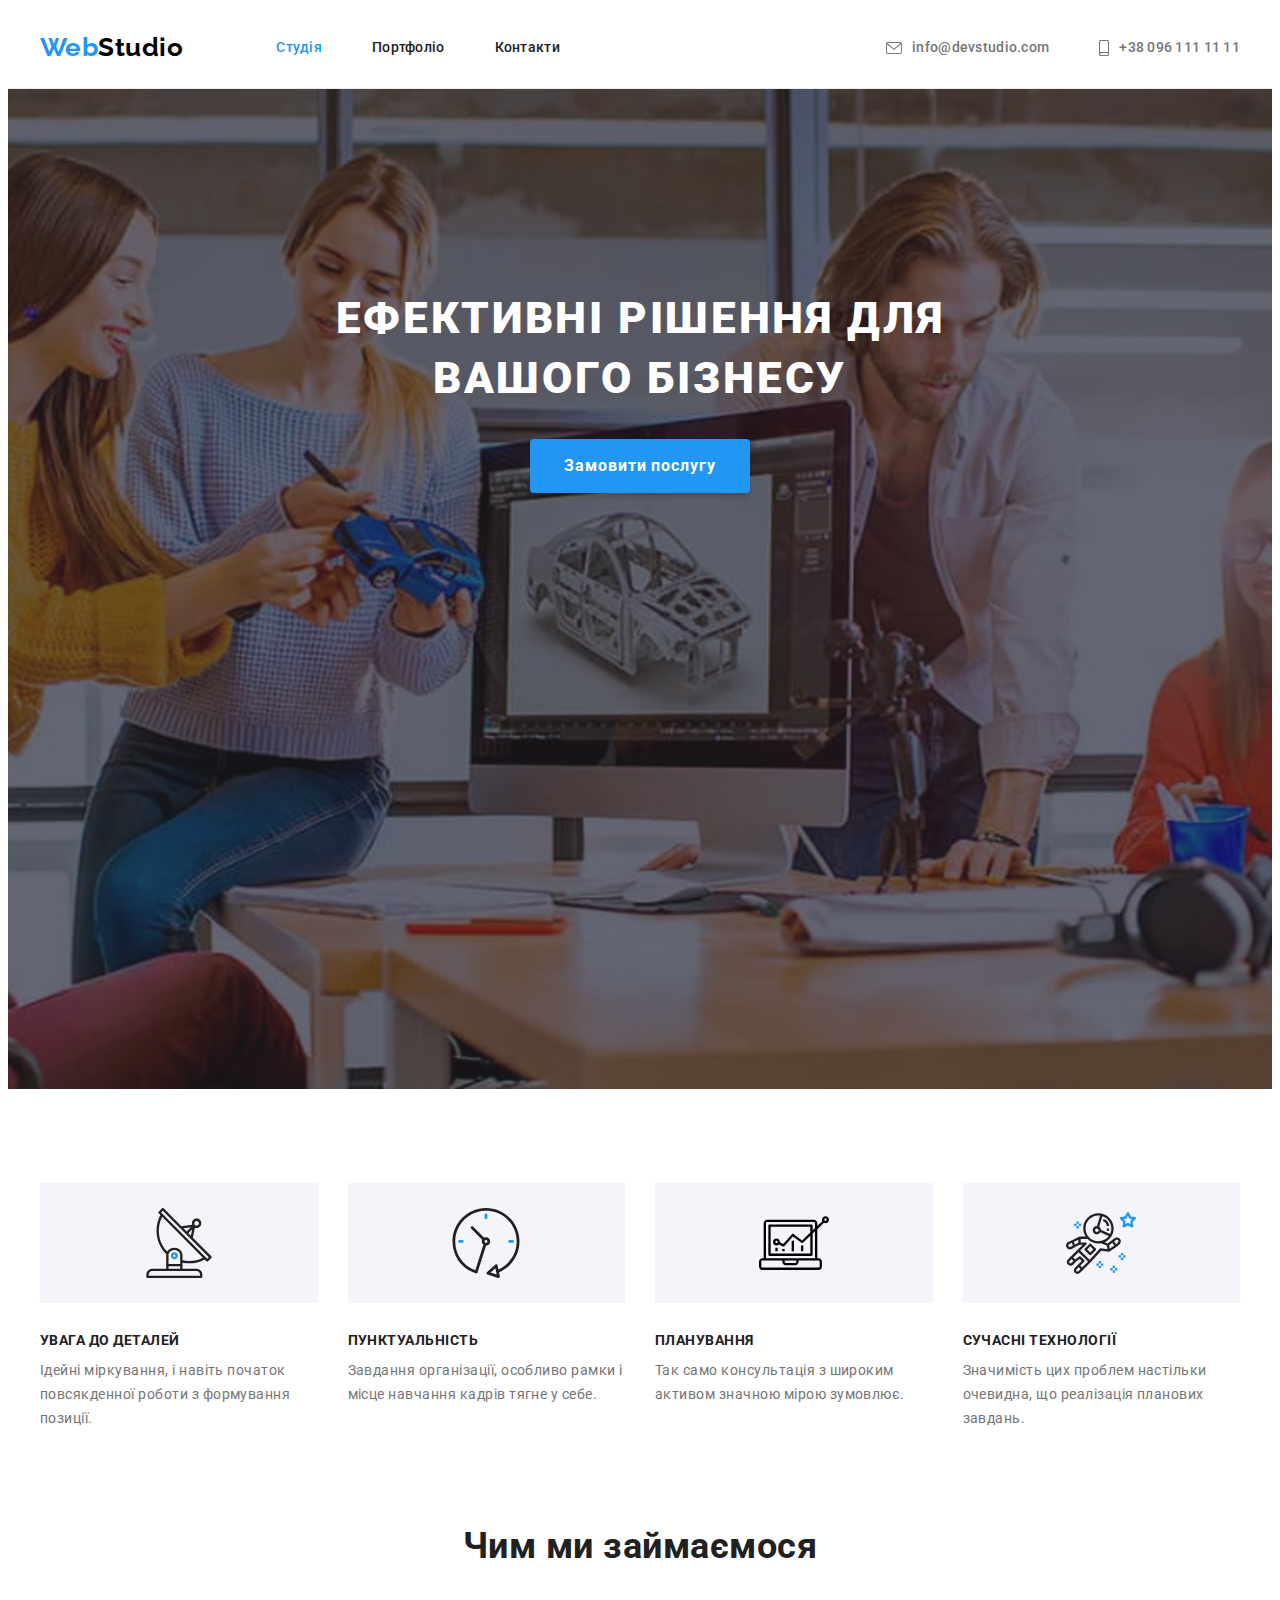
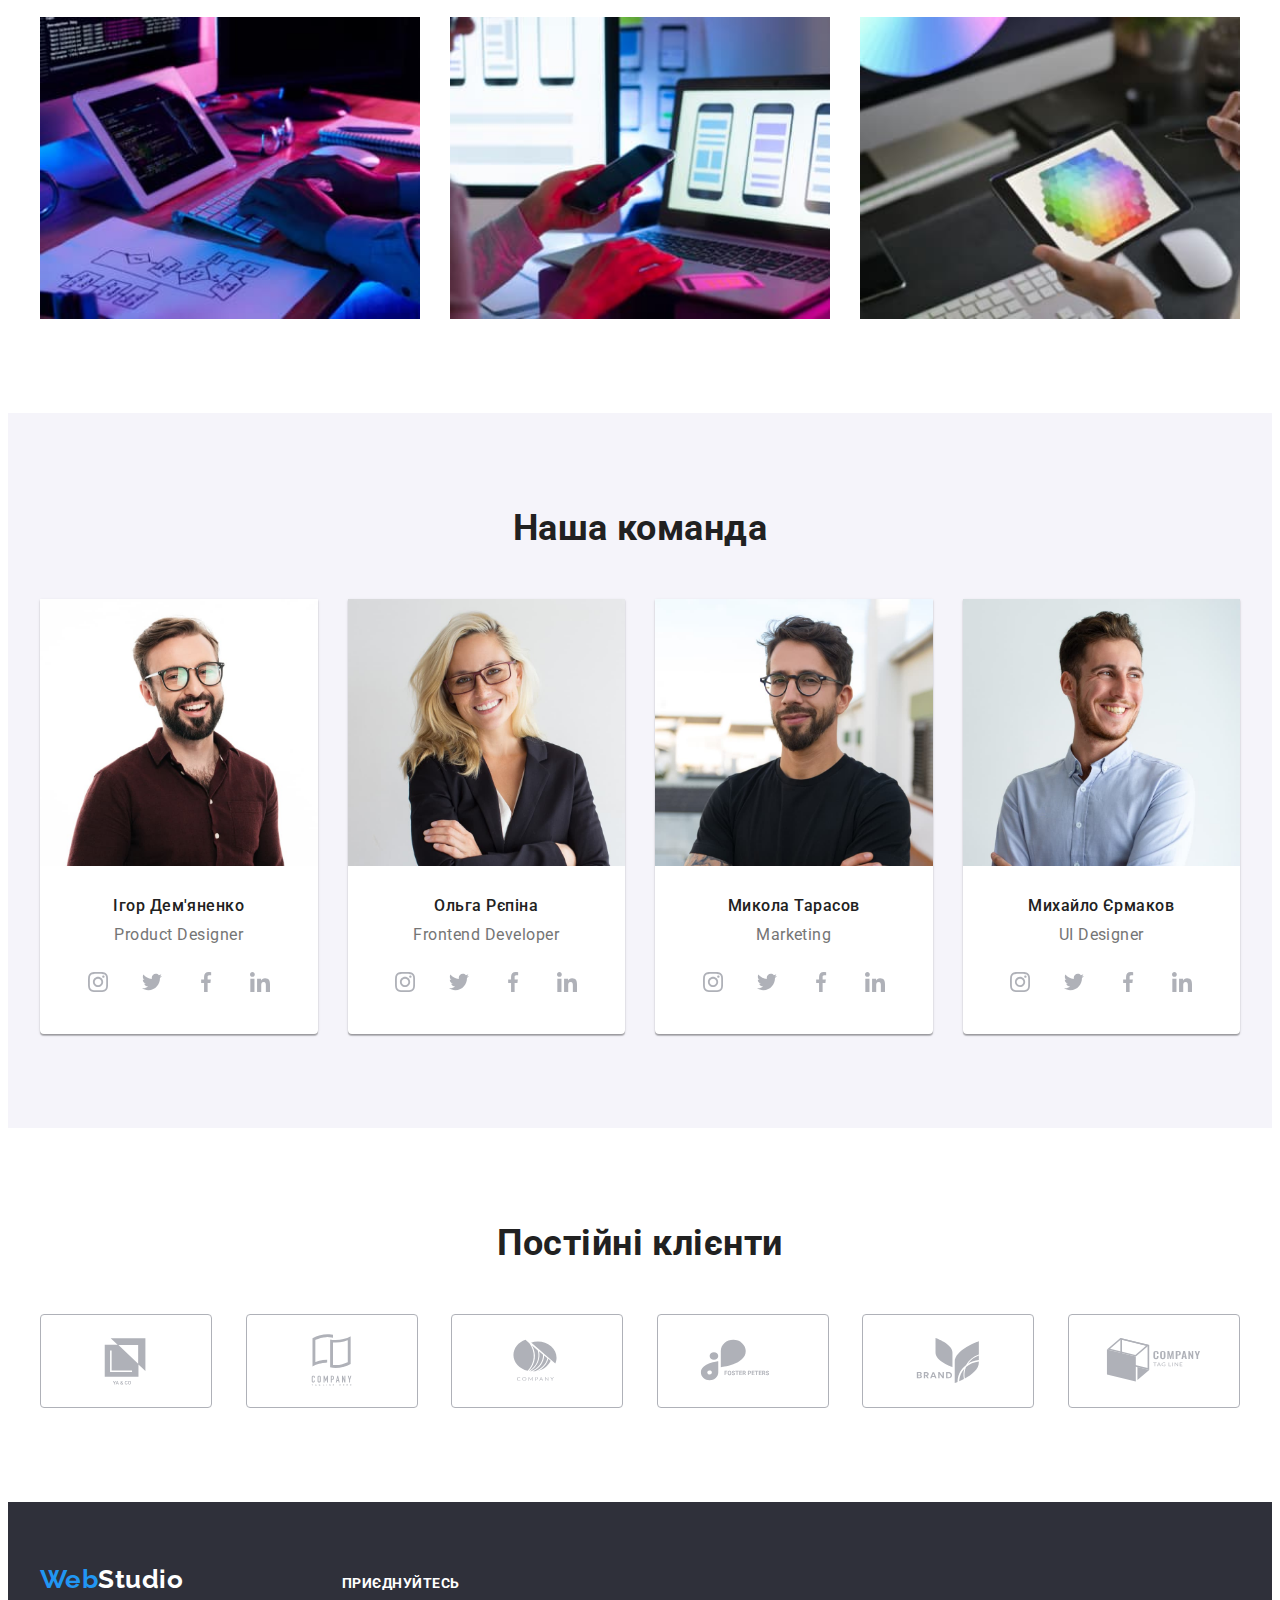
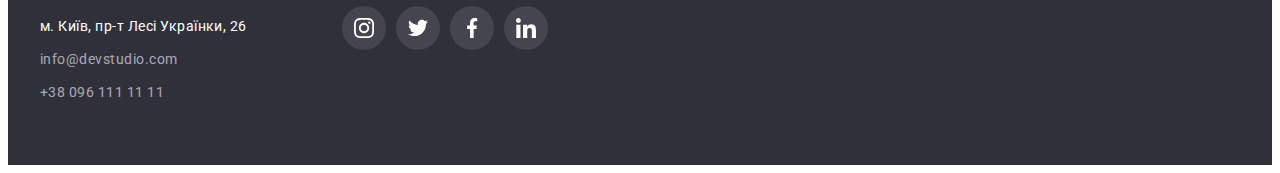
<file: index.html>
<!DOCTYPE html>
<html lang="uk">
  <head>
    <meta charset="UTF-8" />
    <meta http-equiv="X-UA-Compatible" content="IE=edge" />
    <meta name="viewport" content="width=device-width, initial-scale=1.0" />
    <title>Головна</title>
    <link rel="preconnect" href="https://fonts.googleapis.com" />
    <link rel="preconnect" href="https://fonts.gstatic.com" crossorigin />
    <link
      href="https://fonts.googleapis.com/css2?family=Raleway:wght@700&family=Roboto:wght@400;500;700;900&display=swap"
      rel="stylesheet"
    />
    <link
      rel="stylesheet"
      href="https://cdnjs.cloudflare.com/ajax/libs/modern-normalize/1.1.0/modern-normalize.min.css"
      integrity="sha512-wpPYUAdjBVSE4KJnH1VR1HeZfpl1ub8YT/NKx4PuQ5NmX2tKuGu6U/JRp5y+Y8XG2tV+wKQpNHVUX03MfMFn9Q=="
      crossorigin="anonymous"
      referrerpolicy="no-referrer"
    />
    <link rel="stylesheet" href="./css/styles.css" />
  </head>

  <body>
    <!--Шапка сайта-->

    <header class="upper">
      <div class="container upper-block">
        <nav class="site-navig">
          <a href="./index.html" class="logo-black"
            ><span lang="en"><span class="logo-blue">Web</span>Studio</span></a
          >
          <ul class="site-nav list">
            <li class="item"><a href="./index.html" class="link current">Студія</a></li>
            <li class="item"><a href="./portfolio.html" class="link">Портфоліо</a></li>
            <li class="item"><a href="" class="link">Контакти</a></li>
          </ul>
        </nav>
        <ul class="contacts list">
          <li class="item">
            <a href="mailto:info@devstudio.com" class="link"
              ><svg class="icon-envelope"><use href="./images/icons.svg#icon-envelope"></use></svg
              >info@devstudio.com
            </a>
          </li>
          <li class="item">
            <a href="tel:+380961111111" class="link"
              ><svg class="icon-smartphone">
                <use href="./images/icons.svg#icon-smartphone"></use>
              </svg>
              +38 096 111 11 11
            </a>
          </li>
        </ul>
      </div>
    </header>

    <main>
      <!--Герой-->

      <section class="hero">
        <h1 class="hero-title">Ефективні рішення для вашого бізнесу</h1>
        <button type="button" class="hero-button">Замовити послугу</button>
      </section>

      <!--Особливості-->

      <section class="part">
        <div class="container">
          <h2 class="part-title visually-hidden">Особливості</h2>
          <ul class="features list">
            <li class="item icon-antenna">
              <div class="icon-cont">
                <svg class="button-icon">
                  <use href="./images/icons.svg#icon-antenna"></use>
                </svg>
              </div>
              <h3 class="features-title">УВАГА ДО ДЕТАЛЕЙ</h3>
              <p class="text">
                Ідейні міркування, і навіть початок повсякденної роботи з формування позиції.
              </p>
            </li>
            <li class="item icon-clock">
              <div class="icon-cont">
                <svg class="button-icon">
                  <use href="./images/icons.svg#icon-clock"></use>
                </svg>
              </div>
              <h3 class="features-title">ПУНКТУАЛЬНІСТЬ</h3>
              <p class="text">
                Завдання організації, особливо рамки і місце навчання кадрів тягне у себе.
              </p>
            </li>
            <li class="item icon-diagram">
              <div class="icon-cont">
                <svg class="button-icon">
                  <use href="./images/icons.svg#icon-diagram"></use>
                </svg>
              </div>
              <h3 class="features-title">ПЛАНУВАННЯ</h3>
              <p class="text">Так само консультація з широким активом значною мірою зумовлює.</p>
            </li>
            <li class="item icon-astronaut">
              <div class="icon-cont">
                <svg class="button-icon">
                  <use href="./images/icons.svg#icon-astronaut"></use>
                </svg>
              </div>
              <h3 class="features-title">СУЧАСНІ ТЕХНОЛОГІЇ</h3>
              <p class="text">
                Значимість цих проблем настільки очевидна, що реалізація планових завдань.
              </p>
            </li>
          </ul>
        </div>
      </section>

      <!--Чим ми займаємося-->

      <section class="part no-padding">
        <div class="container">
          <h2 class="part-title">Чим ми займаємося</h2>
          <ul class="job list">
            <li class="item">
              <img src="./images/write.jpg" alt="верстаєм" width="370" height="294" class="pict" />
            </li>
            <li class="item">
              <img src="./images/adapt.jpg" alt="адаптуєм" width="370" height="294" class="pict" />
            </li>
            <li class="item">
              <img src="./images/style.jpg" alt="стилізуєм" width="370" height="294" class="pict" />
            </li>
          </ul>
        </div>
      </section>

      <!--Наша команда-->

      <section class="our-team part">
        <div class="container">
          <h2 class="part-title">Наша команда</h2>
          <ul class="team list">
            <li class="team-item">
              <img
                src="./images/igor.jpg"
                alt="фото Ігор Дем'яненко"
                width="270"
                height="260"
                class="team-photo"
              />
              <h3 class="team-names">Ігор Дем'яненко</h3>
              <p class="team-text">Product Designer</p>
              <ul class="member-contacts list">
                <li class="item">
                  <a href="" class="sociallink"
                    ><svg width="20px" height="20px" class="icons">
                      <use href="./images/icons.svg#icon-instagram"></use></svg
                  ></a>
                </li>
                <li class="item">
                  <a href="" class="sociallink"
                    ><svg width="20px" height="20px" class="icons">
                      <use href="./images/icons.svg#icon-twitter"></use></svg
                  ></a>
                </li>
                <li class="item">
                  <a href="" class="sociallink"
                    ><svg width="20px" height="20px" class="icons">
                      <use href="./images/icons.svg#icon-facebook"></use></svg
                  ></a>
                </li>
                <li class="item">
                  <a href="" class="sociallink"
                    ><svg width="20px" height="20px" class="icons">
                      <use href="./images/icons.svg#icon-linkedin"></use></svg
                  ></a>
                </li>
              </ul>
            </li>
            <li class="team-item">
              <img
                src="./images/olga.jpg"
                alt="фото Ольга Рєпіна"
                width="270"
                height="260"
                class="team-photo"
              />
              <h3 class="team-names">Ольга Рєпіна</h3>
              <p class="team-text">Frontend Developer</p>
              <ul class="member-contacts list">
                <li class="item">
                  <a href="" class="sociallink"
                    ><svg width="20px" height="20px" class="icons">
                      <use href="./images/icons.svg#icon-instagram"></use></svg
                  ></a>
                </li>
                <li class="item">
                  <a href="" class="sociallink"
                    ><svg width="20px" height="20px" class="icons">
                      <use href="./images/icons.svg#icon-twitter"></use></svg
                  ></a>
                </li>
                <li class="item">
                  <a href="" class="sociallink"
                    ><svg width="20px" height="20px" class="icons">
                      <use href="./images/icons.svg#icon-facebook"></use></svg
                  ></a>
                </li>
                <li class="item">
                  <a href="" class="sociallink"
                    ><svg width="20px" height="20px" class="icons">
                      <use href="./images/icons.svg#icon-linkedin"></use></svg
                  ></a>
                </li>
              </ul>
            </li>
            <li class="team-item">
              <img
                src="./images/mykola.jpg"
                alt="фото Микола Тарасов"
                width="270"
                height="260"
                class="team-photo"
              />
              <h3 class="team-names">Микола Тарасов</h3>
              <p class="team-text">Marketing</p>
              <ul class="member-contacts list">
                <li class="item">
                  <a href="" class="sociallink"
                    ><svg width="20px" height="20px" class="icons">
                      <use href="./images/icons.svg#icon-instagram"></use></svg
                  ></a>
                </li>
                <li class="item">
                  <a href="" class="sociallink"
                    ><svg width="20px" height="20px" class="icons">
                      <use href="./images/icons.svg#icon-twitter"></use></svg
                  ></a>
                </li>
                <li class="item">
                  <a href="" class="sociallink"
                    ><svg width="20px" height="20px" class="icons">
                      <use href="./images/icons.svg#icon-facebook"></use></svg
                  ></a>
                </li>
                <li class="item">
                  <a href="" class="sociallink"
                    ><svg width="20px" height="20px" class="icons">
                      <use href="./images/icons.svg#icon-linkedin"></use></svg
                  ></a>
                </li>
              </ul>
            </li>
            <li class="team-item">
              <img
                src="./images/miykhailo.jpg"
                alt="фото Михайло Єрмаков"
                width="270"
                height="260"
                class="team-photo"
              />
              <h3 class="team-names">Михайло Єрмаков</h3>
              <p class="team-text">UI Designer</p>
              <ul class="member-contacts list">
                <li class="item">
                  <a href="" class="sociallink"
                    ><svg width="20px" height="20px" class="icons">
                      <use href="./images/icons.svg#icon-instagram"></use></svg
                  ></a>
                </li>
                <li class="item">
                  <a href="" class="sociallink"
                    ><svg width="20px" height="20px" class="icons">
                      <use href="./images/icons.svg#icon-twitter"></use></svg
                  ></a>
                </li>
                <li class="item">
                  <a href="" class="sociallink"
                    ><svg width="20px" height="20px" class="icons">
                      <use href="./images/icons.svg#icon-facebook"></use></svg
                  ></a>
                </li>
                <li class="item">
                  <a href="" class="sociallink"
                    ><svg width="20px" height="20px" class="icons">
                      <use href="./images/icons.svg#icon-linkedin"></use></svg
                  ></a>
                </li>
              </ul>
            </li>
          </ul>
        </div>
      </section>
      <!-- Постійні клієнти -->

      <section class="part">
        <div class="container">
          <h2 class="part-title">Постійні клієнти</h2>
          <ul class="list clients-list">
            <li>
              <a class="link" href=""
                ><svg class="clients-icon">
                  <use href="./images/icons.svg#icon-ya"></use></svg
              ></a>
            </li>
            <li>
              <a class="link" href=""
                ><svg class="clients-icon">
                  <use href="./images/icons.svg#icon-tagline-company"></use></svg
              ></a>
            </li>
            <li>
              <a class="link" href=""
                ><svg class="clients-icon">
                  <use href="./images/icons.svg#icon-group"></use></svg
              ></a>
            </li>
            <li>
              <a class="link" href=""
                ><svg class="clients-icon">
                  <use href="./images/icons.svg#icon-foster"></use></svg
              ></a>
            </li>
            <li>
              <a class="link" href=""
                ><svg class="clients-icon">
                  <use href="./images/icons.svg#icon-brand"></use></svg
              ></a>
            </li>
            <li>
              <a class="link" href=""
                ><svg class="clients-icon">
                  <use href="./images/icons.svg#icon-company-tag"></use></svg
              ></a>
            </li>
          </ul>
        </div>
      </section>
    </main>

    <!--Футер-->

    <footer class="lower">
      <div class="container lower-content">
        <div>
          <a href="./index.html" class="logo-white"
            ><span lang="en"><span class="logo-blue">Web</span>Studio</span></a
          >

          <address class="addr">
            <p class="address">м. Київ, пр-т Лесі Українки, 26</p>
            <ul class="lower-contacts list">
              <li class="mail">
                <a href="mailto:info@devstudio.com" class="link">info@devstudio.com</a>
              </li>
              <li class="phone"><a href="tel:+380961111111" class="link">+38 096 111 11 11</a></li>
            </ul>
          </address>
        </div>

        <div class="social">
          <h3 class="connect">Приєднуйтесь</h3>
          <ul class="list social-list">
            <li class="item">
              <a class="link" href=""
                ><svg width="20px" height="20px">
                  <use href="./images/icons.svg#icon-instagram-footer"></use></svg
              ></a>
            </li>
            <li class="item">
              <a class="link" href=""
                ><svg width="20px" height="20px">
                  <use href="./images/icons.svg#icon-twitter-footer"></use></svg
              ></a>
            </li>
            <li class="item">
              <a class="link" href=""
                ><svg width="20px" height="20px">
                  <use href="./images/icons.svg#icon-facebook-footer"></use></svg
              ></a>
            </li>
            <li class="item">
              <a class="link" href=""
                ><svg width="20px" height="20px">
                  <use href="./images/icons.svg#icon-linkedin-footer"></use></svg
              ></a>
            </li>
          </ul>
        </div>
      </div>
    </footer>
  </body>
</html>
</file>
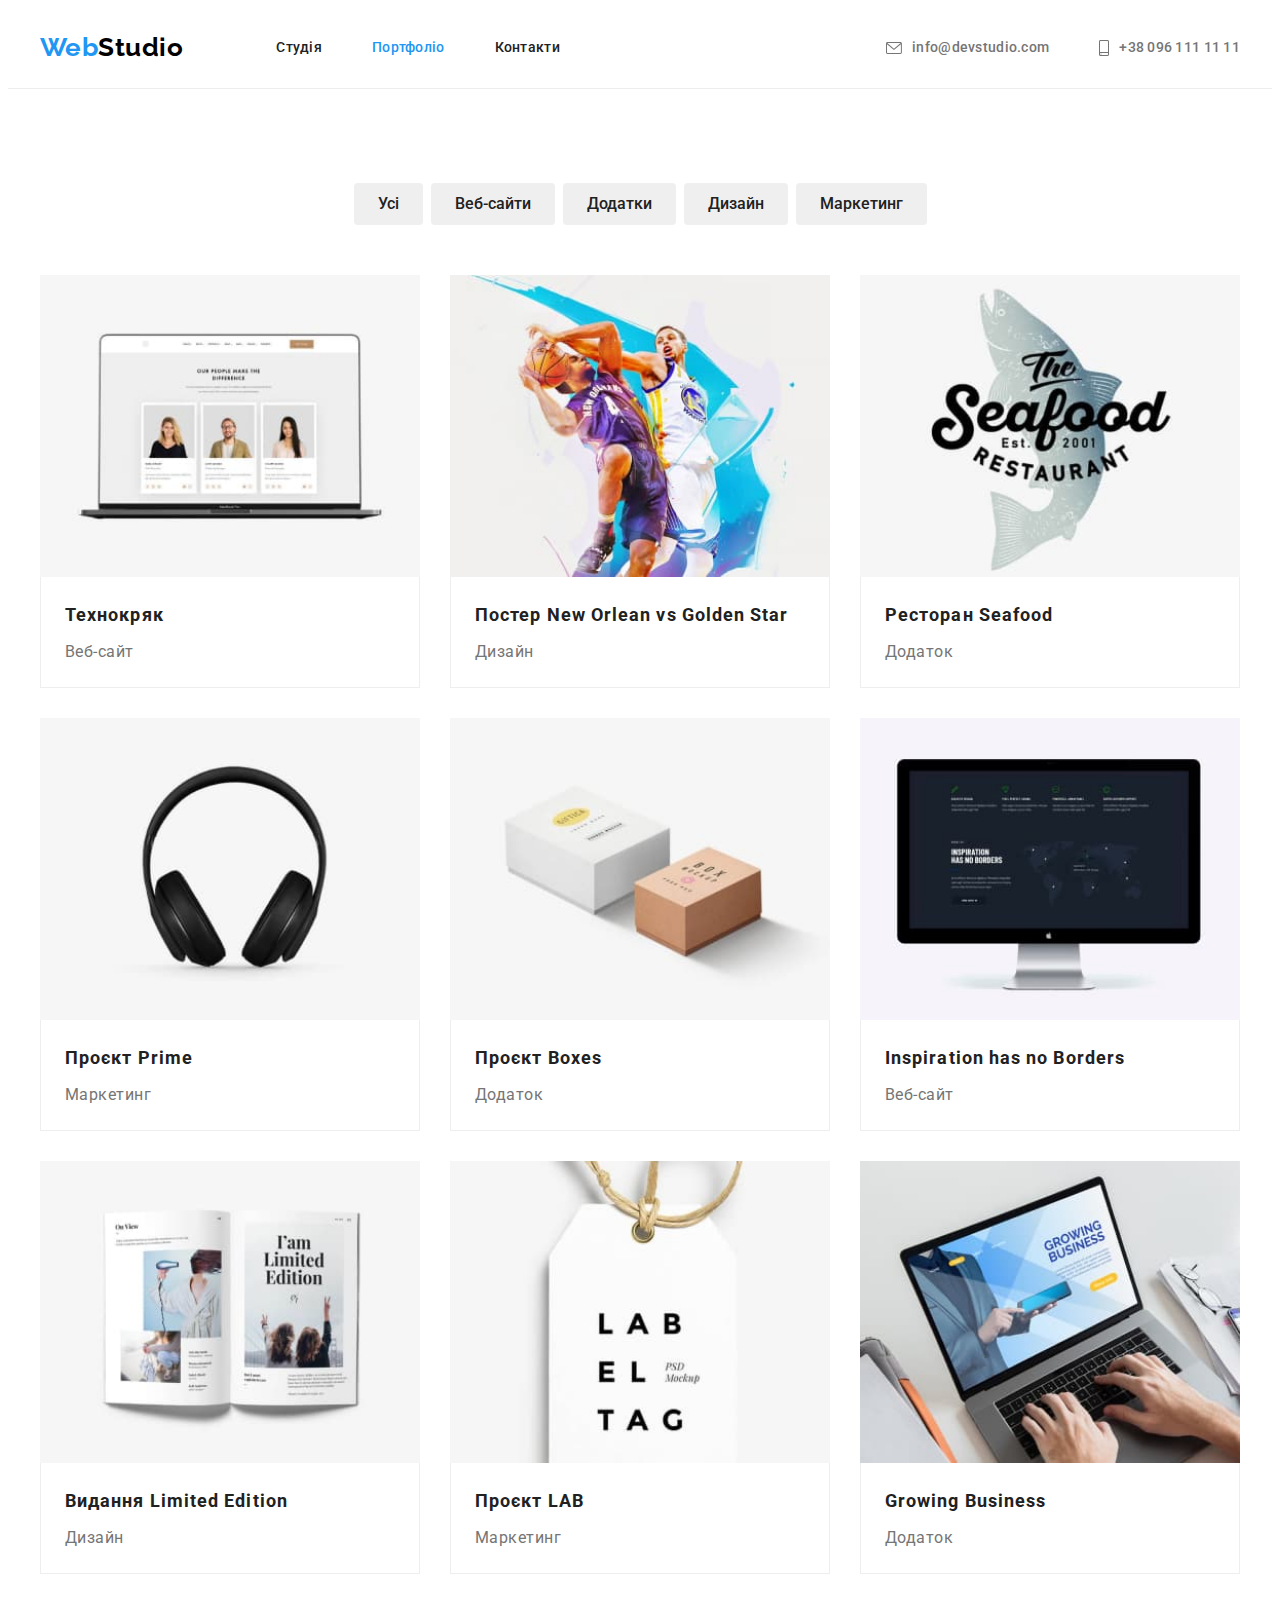
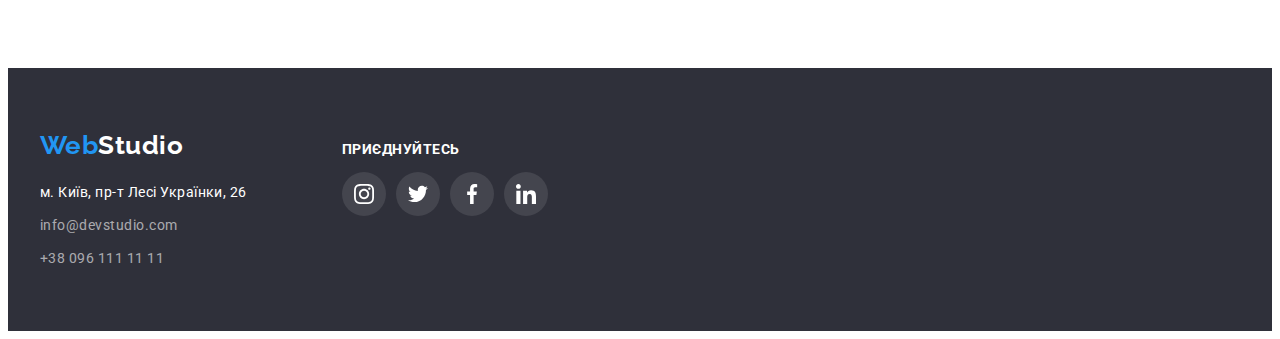
<file: portfolio.html>
<!DOCTYPE html>
<html lang="uk">
  <head>
    <meta charset="UTF-8" />
    <meta http-equiv="X-UA-Compatible" content="IE=edge" />
    <meta name="viewport" content="width=device-width, initial-scale=1.0" />
    <title>Портфоліо</title>
    <link rel="preconnect" href="https://fonts.googleapis.com" />
    <link rel="preconnect" href="https://fonts.gstatic.com" crossorigin />
    <link
      href="https://fonts.googleapis.com/css2?family=Raleway:wght@700&family=Roboto:wght@400;500;700;900&display=swap"
      rel="stylesheet"
    />
    <link
      rel="stylesheet"
      href="https://cdnjs.cloudflare.com/ajax/libs/modern-normalize/1.1.0/modern-normalize.min.css"
      integrity="sha512-wpPYUAdjBVSE4KJnH1VR1HeZfpl1ub8YT/NKx4PuQ5NmX2tKuGu6U/JRp5y+Y8XG2tV+wKQpNHVUX03MfMFn9Q=="
      crossorigin="anonymous"
      referrerpolicy="no-referrer"
    />
    <link rel="stylesheet" href="./css/styles.css" />
  </head>

  <body>
    <!--Шапка сайта-->

    <header class="upper">
      <div class="container upper-block">
        <nav class="site-navig">
          <a href="./index.html" class="logo-black"
            ><span lang="en"><span class="logo-blue">Web</span>Studio</span></a
          >
          <ul class="site-nav list">
            <li class="item"><a href="./index.html" class="link">Студія</a></li>
            <li class="item"><a href="./portfolio.html" class="link current">Портфоліо</a></li>
            <li class="item"><a href="" class="link">Контакти</a></li>
          </ul>
        </nav>
        <ul class="contacts list">
          <li class="item">
            <a href="mailto:info@devstudio.com" class="link"
              ><svg class="icon-envelope"><use href="./images/icons.svg#icon-envelope"></use></svg
              >info@devstudio.com
            </a>
          </li>
          <li class="item">
            <a href="tel:+380961111111" class="link"
              ><svg class="icon-smartphone">
                <use href="./images/icons.svg#icon-smartphone"></use>
              </svg>
              +38 096 111 11 11
            </a>
          </li>
        </ul>
      </div>
    </header>

    <main>
      <section class="portfolio part">
        <div class="container">
          <h2 class="visually-hidden">Портфоліо</h2>
          <ul class="filters list">
            <li class="item"><button type="button" class="click all">Усі</button></li>
            <li class="item"><button type="button" class="click web">Веб-сайти</button></li>
            <li class="item"><button type="button" class="click app">Додатки</button></li>
            <li class="item"><button type="button" class="click des">Дизайн</button></li>
            <li class="item"><button type="button" class="click mark">Маркетинг</button></li>
          </ul>
          <ul class="works list">
            <li class="item">
              <a href="" class="works-link">
                <img src="./images/laptop.jpg" alt="Технокряк" width="370" height="294" />
                <div class="card-border">
                  <h3 class="works-title">Технокряк</h3>
                  <p class="works-text">Веб-сайт</p>
                </div>
              </a>
            </li>
            <li class="item">
              <a href="" class="works-link">
                <img
                  src="./images/basketball.jpg"
                  alt="Баскетбольний постер"
                  width="370"
                  height="294"
                />
                <div class="card-border">
                  <h3 class="works-title">Постер New Orlean vs Golden Star</h3>
                  <p class="works-text">Дизайн</p>
                </div>
              </a>
            </li>
            <li class="item">
              <a href="" class="works-link">
                <img src="./images/seafood.jpg" alt="Ресторан Seafood" width="370" height="294" />
                <div class="card-border">
                  <h3 class="works-title">Ресторан Seafood</h3>
                  <p class="works-text">Додаток</p>
                </div>
              </a>
            </li>
            <li class="item">
              <a href="" class="works-link">
                <img src="./images/headphone.jpg" alt="Проєкт Prime" width="370" height="294" />
                <div class="card-border">
                  <h3 class="works-title">Проєкт Prime</h3>
                  <p class="works-text">Маркетинг</p>
                </div>
              </a>
            </li>
            <li class="item">
              <a href="" class="works-link">
                <img src="./images/boxes.jpg" alt="Проєкт Boxes" width="370" height="294" />
                <div class="card-border">
                  <h3 class="works-title">Проєкт Boxes</h3>
                  <p class="works-text">Додаток</p>
                </div>
              </a>
            </li>
            <li class="item">
              <a href="" class="works-link">
                <img
                  src="./images/monitor.jpg"
                  alt="Inspiration has no Borders"
                  width="370"
                  height="294"
                />
                <div class="card-border">
                  <h3 class="works-title">Inspiration has no Borders</h3>
                  <p class="works-text">Веб-сайт</p>
                </div>
              </a>
            </li>
            <li class="item">
              <a href="" class="works-link">
                <img
                  src="./images/book.jpg"
                  alt="Видання Limited edition"
                  width="370"
                  height="294"
                />
                <div class="card-border">
                  <h3 class="works-title">Видання Limited Edition</h3>
                  <p class="works-text">Дизайн</p>
                </div>
              </a>
            </li>
            <li class="item">
              <a href="" class="works-link">
                <img src="./images/lab.jpg" alt="Проєкт LAB" width="370" height="294" />
                <div class="card-border">
                  <h3 class="works-title">Проєкт LAB</h3>
                  <p class="works-text">Маркетинг</p>
                </div>
              </a>
            </li>
            <li class="item">
              <a href="" class="works-link">
                <img
                  src="./images/business.jpg"
                  alt="Додаток Growing Business"
                  width="370"
                  height="294"
                />
                <div class="card-border">
                  <h3 class="works-title">Growing Business</h3>
                  <p class="works-text">Додаток</p>
                </div>
              </a>
            </li>
          </ul>
        </div>
      </section>
    </main>

    <!--Футер-->

    <footer class="lower">
      <div class="container lower-content">
        <div>
          <a href="./index.html" class="logo-white"
            ><span lang="en"><span class="logo-blue">Web</span>Studio</span></a
          >

          <address class="addr">
            <p class="address">м. Київ, пр-т Лесі Українки, 26</p>
            <ul class="lower-contacts list">
              <li class="mail">
                <a href="mailto:info@devstudio.com" class="link">info@devstudio.com</a>
              </li>
              <li class="phone"><a href="tel:+380961111111" class="link">+38 096 111 11 11</a></li>
            </ul>
          </address>
        </div>

        <div class="social">
          <h3 class="connect">Приєднуйтесь</h3>
          <ul class="list social-list">
            <li class="item">
              <a class="link" href=""
                ><svg width="20px" height="20px">
                  <use href="./images/icons.svg#icon-instagram-footer"></use></svg
              ></a>
            </li>
            <li class="item">
              <a class="link" href=""
                ><svg width="20px" height="20px">
                  <use href="./images/icons.svg#icon-twitter-footer"></use></svg
              ></a>
            </li>
            <li class="item">
              <a class="link" href=""
                ><svg width="20px" height="20px">
                  <use href="./images/icons.svg#icon-facebook-footer"></use></svg
              ></a>
            </li>
            <li class="item">
              <a class="link" href=""
                ><svg width="20px" height="20px">
                  <use href="./images/icons.svg#icon-linkedin-footer"></use></svg
              ></a>
            </li>
          </ul>
        </div>
      </div>
    </footer>
  </body>
</html>
</file>
<file: css/styles.css>
:root {
  --primary-text-color: #757575;
  --secondary-text-color: #212121;
  --accent-color: #2196f3;
  --bcg-color: #ffffff;
  --logo-upper: #000000;
  --hero-bcg: #c4c4c4;
  --secondary-white: #f5f4fa;
  --lower-contacts: rgba(255, 255, 255, 0.6);
  --lower-bgc: #2f303a;
  --icons-color: #afb1b8;
}

body {
  background-color: var(--bcg-color);
  color: var(--primary-text-color);
  font-family: Roboto, sans-serif;
  letter-spacing: 0.03em;
}

.list {
  margin: 0;
  padding: 0;

  list-style: none;
}
/* HEADER */

.upper {
  border-bottom: 1px solid rgba(236, 236, 236, 1);
}

.upper-block {
  display: flex;
  align-items: center;
}

.site-navig {
  display: flex;
  align-items: center;
}

/* logo */
.logo-black {
  color: var(--logo-upper);
  font-family: Raleway, sans-serif;
  font-weight: 700;
  font-size: 26px;
  line-height: 1.2;
  text-decoration: none;
}

.logo-blue {
  color: var(--accent-color);
  font-family: Raleway, sans-serif;
  font-weight: 700;
  font-size: 26px;
  line-height: 1.2;
  text-decoration: none;
}

/* site-nav header*/

.site-nav {
  display: flex;
  margin-left: 93px;
}

/* .site-nav .item {
  margin-right: 50px;
}

.site-nav .item:last-child {
  margin-right: 0;
} */

/* .site-nav .item:not(:last-child) {
  margin-right: 50px;
} */

.site-nav .item + .item {
  margin-left: 50px;
}

.site-nav .link {
  display: block;
  padding-top: 32px;
  padding-bottom: 32px;

  color: var(--secondary-text-color);
  font-weight: 500;
  font-size: 14px;
  line-height: 1.14;
  letter-spacing: 0.02em;
  text-decoration: none;
}
.site-nav .link:hover,
.site-nav .link:focus {
  color: var(--accent-color);
}

.site-nav .link.current {
  color: var(--accent-color);
}

/* contacts header */

.contacts {
  display: flex;
  margin-left: auto;
}

.contacts .item + .item {
  margin-left: 50px;
}

.contacts .link {
  display: flex;
  align-items: center;
  justify-content: center;
  padding-top: 32px;
  padding-bottom: 32px;

  color: var(--primary-text-color);
  font-weight: 500;
  font-size: 14px;
  line-height: 1.14;
  letter-spacing: 0.02em;
  text-decoration: none;
}

.contacts .link:hover,
.contacts .link:focus {
  color: var(--accent-color);
}

.icon-smartphone {
  width: 10px;
  height: 16px;
  margin-right: 10px;
  fill: var(--primary-text-color);
  fill: currentColor;
}

.icon-envelope {
  width: 16px;
  height: 12px;
  margin-right: 10px;
  fill: currentColor;
}

/* MAIN */

.hero {
  padding-top: 200px;
  padding-bottom: 200px;
  background-color: var(--hero-bcg);
  text-align: center;
  margin-left: auto;
  margin-right: auto;

  background-image: linear-gradient(to right, rgba(47, 48, 58, 0.4), rgba(47, 48, 58, 0.4)),
    url('../images/hero-img.jpg');
  background-repeat: no-repeat;
  background-size: cover;
  background-position: center;

  height: 600px;
  max-width: 1600px;
}

.hero-title {
  margin-top: 0;
  margin: 0 auto;
  margin-bottom: 30px;
  max-width: 696px;

  color: var(--bcg-color);
  font-weight: 900;
  font-size: 44px;
  line-height: 1.36;
  letter-spacing: 0.06em;
  text-transform: uppercase;
}

button {
  font-family: inherit;
}

.hero-button {
  padding: 10px 32px 10px 32px;
  border-radius: 4px;

  color: var(--bcg-color);
  background-color: var(--accent-color);
  border-color: transparent;
  font-weight: 700;
  font-size: 16px;
  line-height: 1.88;
  align-items: center;
  text-align: center;
  letter-spacing: 0.06em;
  text-decoration: none;
  cursor: pointer;
  box-shadow: 0px 4px 4px rgba(0, 0, 0, 0.15);
}

/* Sections */

.part {
  padding-bottom: 94px;
  padding-top: 94px;
}

.part.no-padding {
  padding-top: 0;
}

.part-title {
  margin-top: 0;
  margin-bottom: 50px;

  color: var(--secondary-text-color);
  font-weight: 700;
  font-size: 36px;
  line-height: 1.17;
  text-align: center;
}

/* FEATURES */

.features {
  display: flex;
  flex-wrap: wrap;
  gap: 30px;
}

.features .item {
  flex-basis: calc((100% - 90px) / 4);
}

.icon-cont {
  display: flex;
  align-items: center;
  justify-content: center;
  height: 120px;
  background-color: var(--secondary-white);
  margin-bottom: 30px;
}

.button-icon {
  width: 70px;
  height: 70px;
}

.features-title {
  margin-top: 0;
  margin-bottom: 10px;

  color: var(--secondary-text-color);
  font-weight: 700;
  font-size: 14px;
  line-height: 1.14;
  text-transform: uppercase;
}

.features .text {
  margin: 0;

  font-size: 14px;
  line-height: 1.71;
}

/* Чим ми займаємось */

img {
  display: block;
  width: 100%;
  height: auto;
}

.job {
  display: flex;
  /* justify-content: space-between; */
  flex-wrap: wrap;
  gap: 30px;
}

.job .item {
  flex-basis: calc((100% - 60px) / 3);
}

/* Our team */

.our-team {
  background-color: var(--secondary-white);
}

.team {
  display: flex;
  /* justify-content: space-between; */
  flex-wrap: wrap;
  gap: 30px;
}

.team-item {
  flex-basis: calc((100% - 90px) / 4);
  padding-bottom: 30px;
  text-align: center;
  border-bottom-right-radius: 4px;
  border-bottom-left-radius: 4px;

  box-shadow: 0px 1px 3px rgba(0, 0, 0, 0.12), 0px 1px 1px rgba(0, 0, 0, 0.14),
    0px 2px 1px rgba(0, 0, 0, 0.2);

  background-color: var(--bcg-color);
}

.team-photo {
  margin-bottom: 30px;
}

.team-names {
  margin-top: 0;
  margin-bottom: 10px;

  color: var(--secondary-text-color);
  font-weight: 500;
  font-size: 16px;
  line-height: 1.19;
}

.team-text {
  margin-top: 0;
  margin-bottom: 0;

  font-size: 16px;
  line-height: 1.19;
}

.member-contacts {
  display: flex;
  justify-content: center;
  margin: 16px 0 0 0;
  gap: 10px;
}

.member-contacts .item {
  width: 44px;
  height: 44px;
}

.member-contacts .sociallink:hover,
.member-contacts .sociallink:focus {
  border-radius: 50%;
  background-color: var(--accent-color);
  color: var(--bcg-color);
}

.sociallink {
  display: flex;
  justify-content: center;
  align-items: center;
  height: 44px;
  color: var(--icons-color);
}

.sociallink .icons {
  fill: currentColor;
}

/* Постійні Клієнти */

.clients-list {
  display: flex;
  justify-content: space-between;
}

.clients-list .link {
  display: flex;
  justify-content: center;
  align-items: center;
  width: 170px;
  height: 92px;
  border: 1px solid rgba(175, 177, 184, 1);
  border-radius: 4px;

  color: var(--icons-color);
}

.clients-list .link:hover,
.clients-list .link:focus {
  color: var(--accent-color);
  border: 1px solid var(--accent-color);
}

.clients-icon {
  width: 106px;
  height: 60px;
  fill: currentColor;
}

/* Футер */

.lower-content {
  display: flex;
  align-items: baseline;
}

.lower {
  padding-top: 60px;
  padding-bottom: 60px;

  background-color: var(--lower-bgc);
}

.logo-white {
  color: var(--bcg-color);
  font-family: Raleway, sans-serif;
  font-weight: 700;
  font-size: 26px;
  line-height: 1.2;
  text-decoration: none;
}

.addr {
  margin-top: 20px;
}

.address {
  margin-top: 0;
  margin-bottom: 9px;

  color: var(--bcg-color);
  font-style: normal;
  font-size: 14px;
  line-height: 1.71;
}

.lower-contacts .link {
  color: var(--lower-contacts);
  font-style: normal;
  font-size: 14px;
  line-height: 1.71;
  text-decoration: none;
}

.lower-contacts .link:hover,
.lower-contacts .link:focus {
  color: var(--accent-color);
}

.lower-contacts .mail {
  margin-bottom: 9px;
}

.social {
  margin-left: 95px;
}

.connect {
  font-weight: 700;
  font-size: 14px;
  line-height: 1.14;
  text-transform: uppercase;
  color: var(--bcg-color);
}

.social-list {
  display: flex;
}

.social-list .item {
  margin-right: 10px;
}

.social-list .item:last-child {
  margin-right: 0px;
}

.social-list .link {
  display: flex;
  align-items: center;
  justify-content: center;
  width: 44px;
  height: 44px;
  background-color: rgba(255, 255, 255, 0.1);
  border-radius: 50%;
}

.social-list .link:hover,
.social-list .link:focus {
  background-color: var(--accent-color);
}

/* PORTFOLIO STYLES */

.visually-hidden {
  position: absolute;
  white-space: nowrap;
  width: 1px;
  height: 1px;
  overflow: hidden;
  border: 0;
  padding: 0;
  clip: rect(0 0 0 0);
  clip-path: inset(50%);
  margin: -1px;
}

.filters {
  display: flex;
  justify-content: center;
  margin-bottom: 50px;
}

.filters .item + .item {
  margin-left: 8px;
}

.filters .click {
  padding: 6px 22px;

  border-radius: 4px;

  font-weight: 500;
  font-size: 16px;
  line-height: 1.62;
  text-align: center;
  color: var(--secondary-text-color);
  border-color: transparent;
  text-decoration: none;
  cursor: pointer;
}
.filters .click:hover,
.filters .click:focus {
  color: var(--bcg-color);
  background-color: var(--accent-color);
  box-shadow: 0px 3px 1px rgba(0, 0, 0, 0.1), 0px 1px 2px rgba(0, 0, 0, 0.08),
    0px 2px 2px rgba(0, 0, 0, 0.12);
}

.works {
  display: flex;
  flex-wrap: wrap;
  gap: 30px;
}

.works .item {
  flex-basis: calc((100% - 60px) / 3);
}

.works .item:hover,
.works .item:focus {
  box-shadow: 0px 1px 1px rgba(0, 0, 0, 0.12), 0px 4px 4px rgba(0, 0, 0, 0.06),
    1px 4px 6px rgba(0, 0, 0, 0.16);
}

.card-border {
  border-left: 1px solid rgba(238, 238, 238, 1);
  border-right: 1px solid rgba(238, 238, 238, 1);
  border-bottom: 1px solid rgba(238, 238, 238, 1);
  padding: 20px 24px;
}

.works-title {
  margin-bottom: 4px;
  margin-top: 0px;

  font-weight: 700;
  font-size: 18px;
  line-height: 2;
  letter-spacing: 0.06em;
  color: var(--secondary-text-color);
}

.works-link {
  text-decoration: none;
}

.works-text {
  margin-top: 0;
  margin-bottom: 0px;

  font-size: 16px;
  line-height: 1.88;
  color: var(--primary-text-color);
}

.container {
  width: 1200px;
  padding-left: 15px;
  padding-right: 15px;
  margin: 0 auto;
}
</file>
